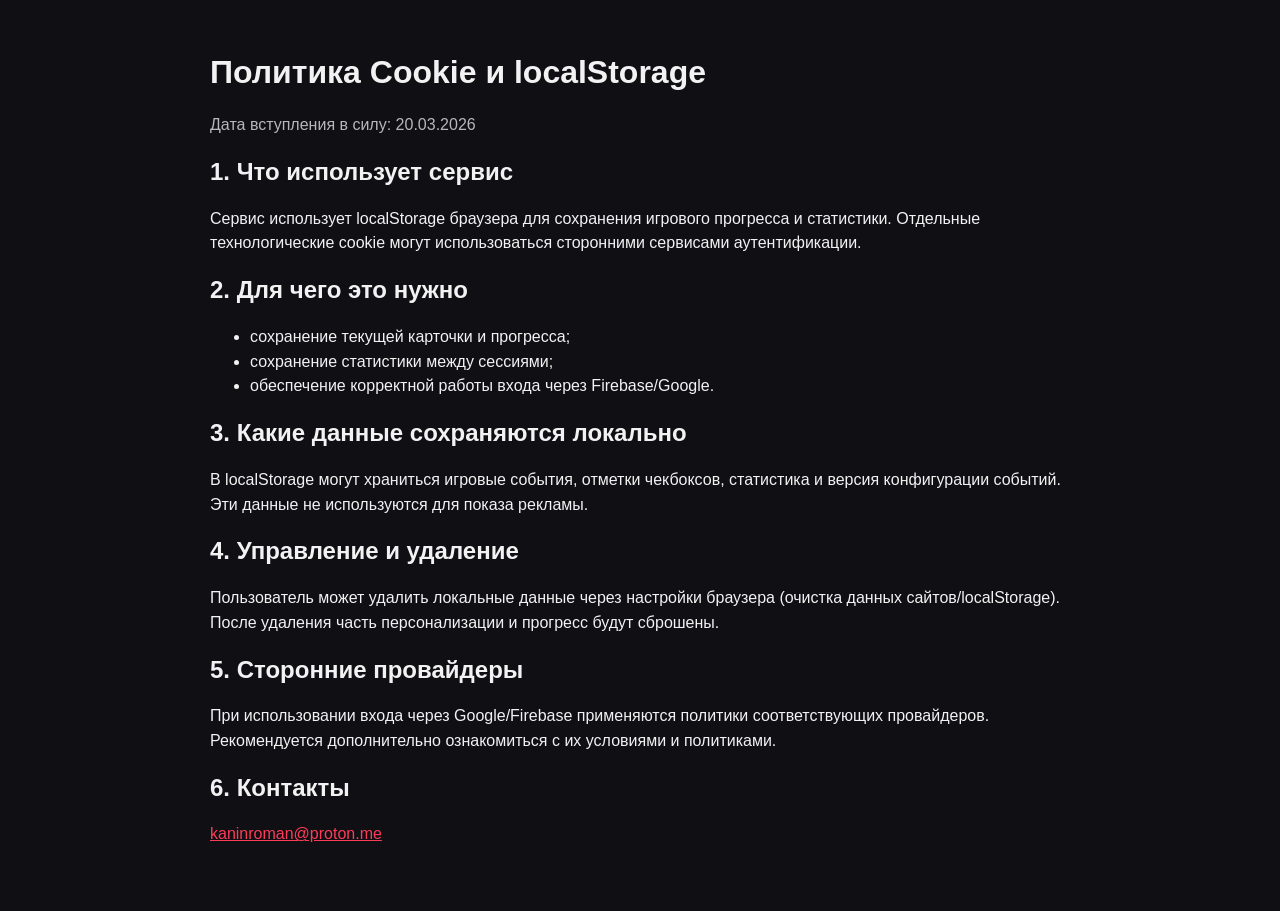
<file: cookies.html>
<!DOCTYPE html>
<html lang="ru">
<head>
  <meta charset="UTF-8" />
  <meta name="viewport" content="width=device-width, initial-scale=1.0" />
  <title>Cookie и localStorage — F1 Bingo</title>
  <style>
    body { margin: 0; font-family: Arial, sans-serif; background: #0f0f14; color: #f2f2f2; }
    main { max-width: 860px; margin: 0 auto; padding: 32px 20px 48px; line-height: 1.55; }
    h1, h2 { line-height: 1.2; }
    a { color: #ff3b58; }
    .muted { color: #b7b7be; }
  </style>
</head>
<body>
  <main>
    <h1>Политика Cookie и localStorage</h1>
    <p class="muted">Дата вступления в силу: 20.03.2026</p>

    <h2>1. Что использует сервис</h2>
    <p>Сервис использует localStorage браузера для сохранения игрового прогресса и статистики. Отдельные технологические cookie могут использоваться сторонними сервисами аутентификации.</p>

    <h2>2. Для чего это нужно</h2>
    <ul>
      <li>сохранение текущей карточки и прогресса;</li>
      <li>сохранение статистики между сессиями;</li>
      <li>обеспечение корректной работы входа через Firebase/Google.</li>
    </ul>

    <h2>3. Какие данные сохраняются локально</h2>
    <p>В localStorage могут храниться игровые события, отметки чекбоксов, статистика и версия конфигурации событий. Эти данные не используются для показа рекламы.</p>

    <h2>4. Управление и удаление</h2>
    <p>Пользователь может удалить локальные данные через настройки браузера (очистка данных сайтов/localStorage). После удаления часть персонализации и прогресс будут сброшены.</p>

    <h2>5. Сторонние провайдеры</h2>
    <p>При использовании входа через Google/Firebase применяются политики соответствующих провайдеров. Рекомендуется дополнительно ознакомиться с их условиями и политиками.</p>

    <h2>6. Контакты</h2>
    <p><a href="mailto:kaninroman@proton.me">kaninroman@proton.me</a></p>
  </main>
</body>
</html>
</file>
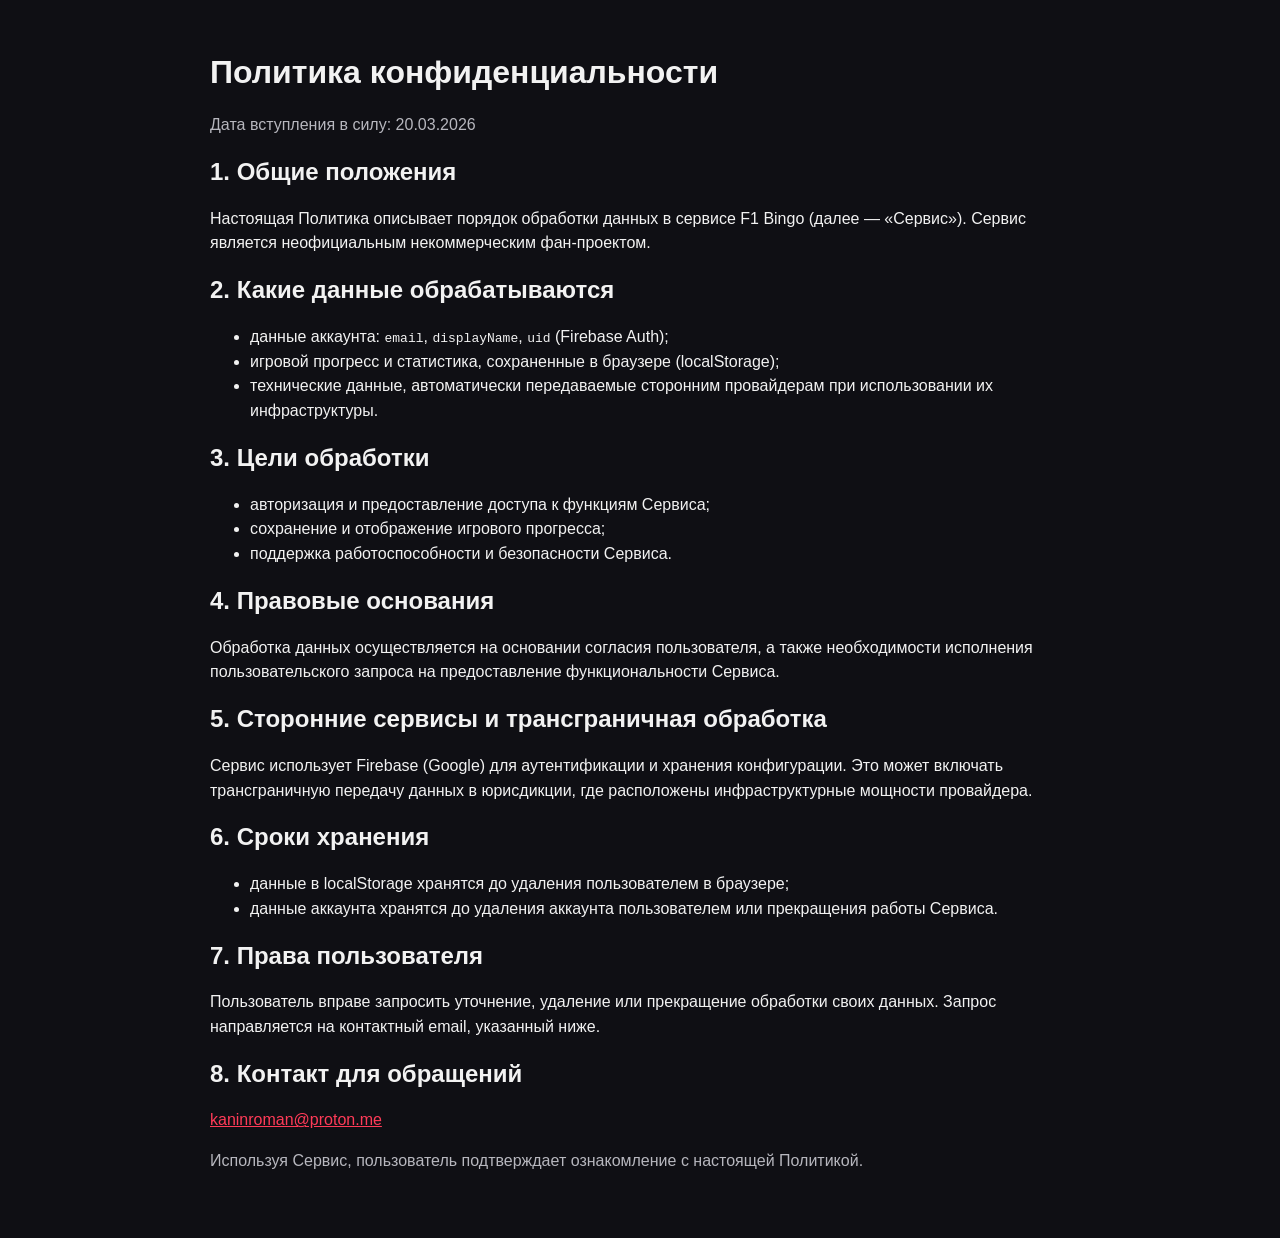
<file: privacy.html>
<!DOCTYPE html>
<html lang="ru">
<head>
  <meta charset="UTF-8" />
  <meta name="viewport" content="width=device-width, initial-scale=1.0" />
  <title>Политика конфиденциальности — F1 Bingo</title>
  <style>
    body { margin: 0; font-family: Arial, sans-serif; background: #0f0f14; color: #f2f2f2; }
    main { max-width: 860px; margin: 0 auto; padding: 32px 20px 48px; line-height: 1.55; }
    h1, h2 { line-height: 1.2; }
    a { color: #ff3b58; }
    .muted { color: #b7b7be; }
  </style>
</head>
<body>
  <main>
    <h1>Политика конфиденциальности</h1>
    <p class="muted">Дата вступления в силу: 20.03.2026</p>

    <h2>1. Общие положения</h2>
    <p>Настоящая Политика описывает порядок обработки данных в сервисе F1 Bingo (далее — «Сервис»). Сервис является неофициальным некоммерческим фан-проектом.</p>

    <h2>2. Какие данные обрабатываются</h2>
    <ul>
      <li>данные аккаунта: <code>email</code>, <code>displayName</code>, <code>uid</code> (Firebase Auth);</li>
      <li>игровой прогресс и статистика, сохраненные в браузере (localStorage);</li>
      <li>технические данные, автоматически передаваемые сторонним провайдерам при использовании их инфраструктуры.</li>
    </ul>

    <h2>3. Цели обработки</h2>
    <ul>
      <li>авторизация и предоставление доступа к функциям Сервиса;</li>
      <li>сохранение и отображение игрового прогресса;</li>
      <li>поддержка работоспособности и безопасности Сервиса.</li>
    </ul>

    <h2>4. Правовые основания</h2>
    <p>Обработка данных осуществляется на основании согласия пользователя, а также необходимости исполнения пользовательского запроса на предоставление функциональности Сервиса.</p>

    <h2>5. Сторонние сервисы и трансграничная обработка</h2>
    <p>Сервис использует Firebase (Google) для аутентификации и хранения конфигурации. Это может включать трансграничную передачу данных в юрисдикции, где расположены инфраструктурные мощности провайдера.</p>

    <h2>6. Сроки хранения</h2>
    <ul>
      <li>данные в localStorage хранятся до удаления пользователем в браузере;</li>
      <li>данные аккаунта хранятся до удаления аккаунта пользователем или прекращения работы Сервиса.</li>
    </ul>

    <h2>7. Права пользователя</h2>
    <p>Пользователь вправе запросить уточнение, удаление или прекращение обработки своих данных. Запрос направляется на контактный email, указанный ниже.</p>

    <h2>8. Контакт для обращений</h2>
    <p><a href="mailto:kaninroman@proton.me">kaninroman@proton.me</a></p>

    <p class="muted">Используя Сервис, пользователь подтверждает ознакомление с настоящей Политикой.</p>
  </main>
</body>
</html>
</file>
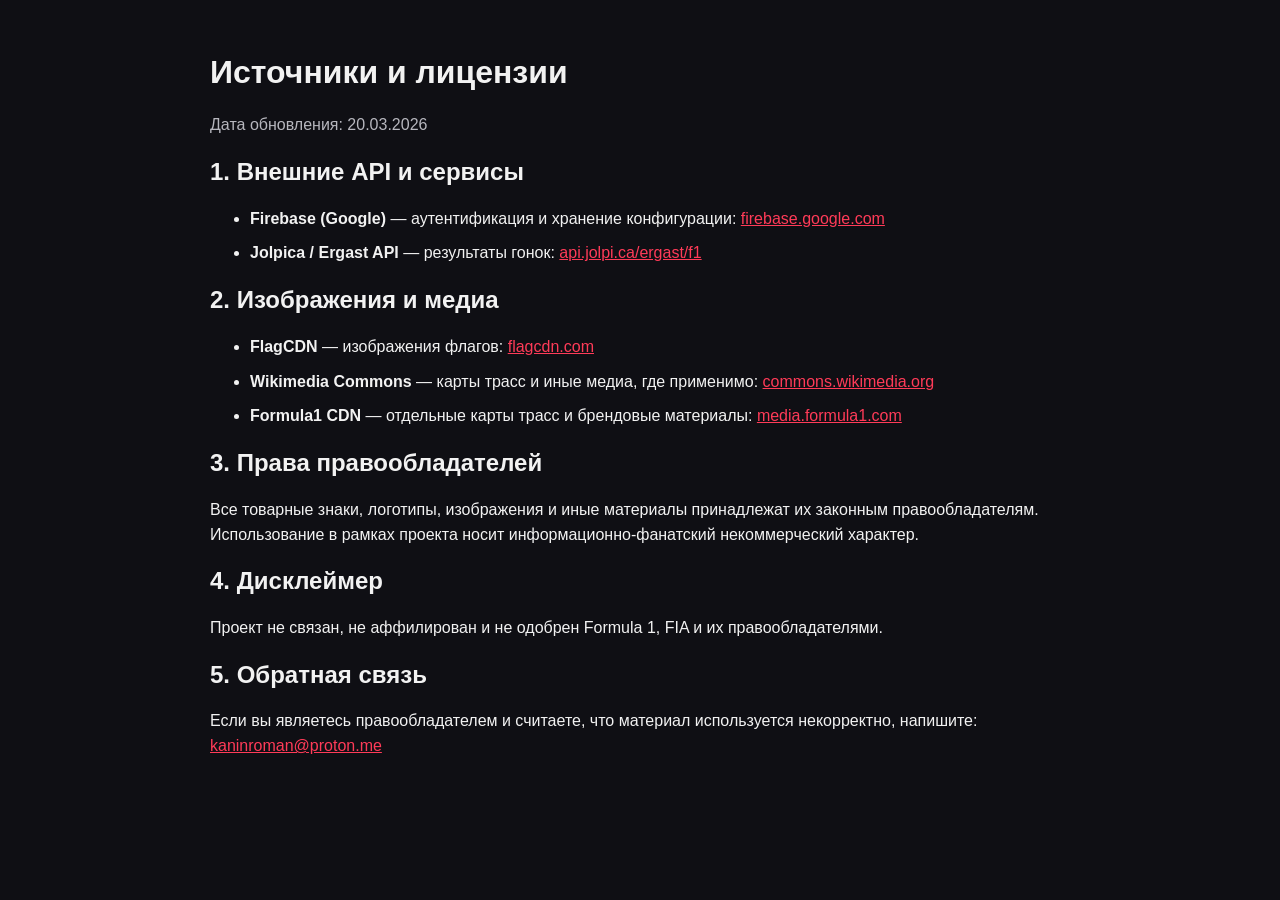
<file: sources.html>
<!DOCTYPE html>
<html lang="ru">
<head>
  <meta charset="UTF-8" />
  <meta name="viewport" content="width=device-width, initial-scale=1.0" />
  <title>Источники и лицензии — F1 Bingo</title>
  <style>
    body { margin: 0; font-family: Arial, sans-serif; background: #0f0f14; color: #f2f2f2; }
    main { max-width: 860px; margin: 0 auto; padding: 32px 20px 48px; line-height: 1.55; }
    h1, h2 { line-height: 1.2; }
    a { color: #ff3b58; word-break: break-word; }
    .muted { color: #b7b7be; }
    li { margin-bottom: 10px; }
  </style>
</head>
<body>
  <main>
    <h1>Источники и лицензии</h1>
    <p class="muted">Дата обновления: 20.03.2026</p>

    <h2>1. Внешние API и сервисы</h2>
    <ul>
      <li><strong>Firebase (Google)</strong> — аутентификация и хранение конфигурации: <a href="https://firebase.google.com/" target="_blank" rel="noopener noreferrer">firebase.google.com</a></li>
      <li><strong>Jolpica / Ergast API</strong> — результаты гонок: <a href="https://api.jolpi.ca/ergast/f1/" target="_blank" rel="noopener noreferrer">api.jolpi.ca/ergast/f1</a></li>
    </ul>

    <h2>2. Изображения и медиа</h2>
    <ul>
      <li><strong>FlagCDN</strong> — изображения флагов: <a href="https://flagcdn.com/" target="_blank" rel="noopener noreferrer">flagcdn.com</a></li>
      <li><strong>Wikimedia Commons</strong> — карты трасс и иные медиа, где применимо: <a href="https://commons.wikimedia.org/" target="_blank" rel="noopener noreferrer">commons.wikimedia.org</a></li>
      <li><strong>Formula1 CDN</strong> — отдельные карты трасс и брендовые материалы: <a href="https://media.formula1.com/" target="_blank" rel="noopener noreferrer">media.formula1.com</a></li>
    </ul>

    <h2>3. Права правообладателей</h2>
    <p>Все товарные знаки, логотипы, изображения и иные материалы принадлежат их законным правообладателям. Использование в рамках проекта носит информационно-фанатский некоммерческий характер.</p>

    <h2>4. Дисклеймер</h2>
    <p>Проект не связан, не аффилирован и не одобрен Formula 1, FIA и их правообладателями.</p>

    <h2>5. Обратная связь</h2>
    <p>Если вы являетесь правообладателем и считаете, что материал используется некорректно, напишите: <a href="mailto:kaninroman@proton.me">kaninroman@proton.me</a></p>
  </main>
</body>
</html>
</file>
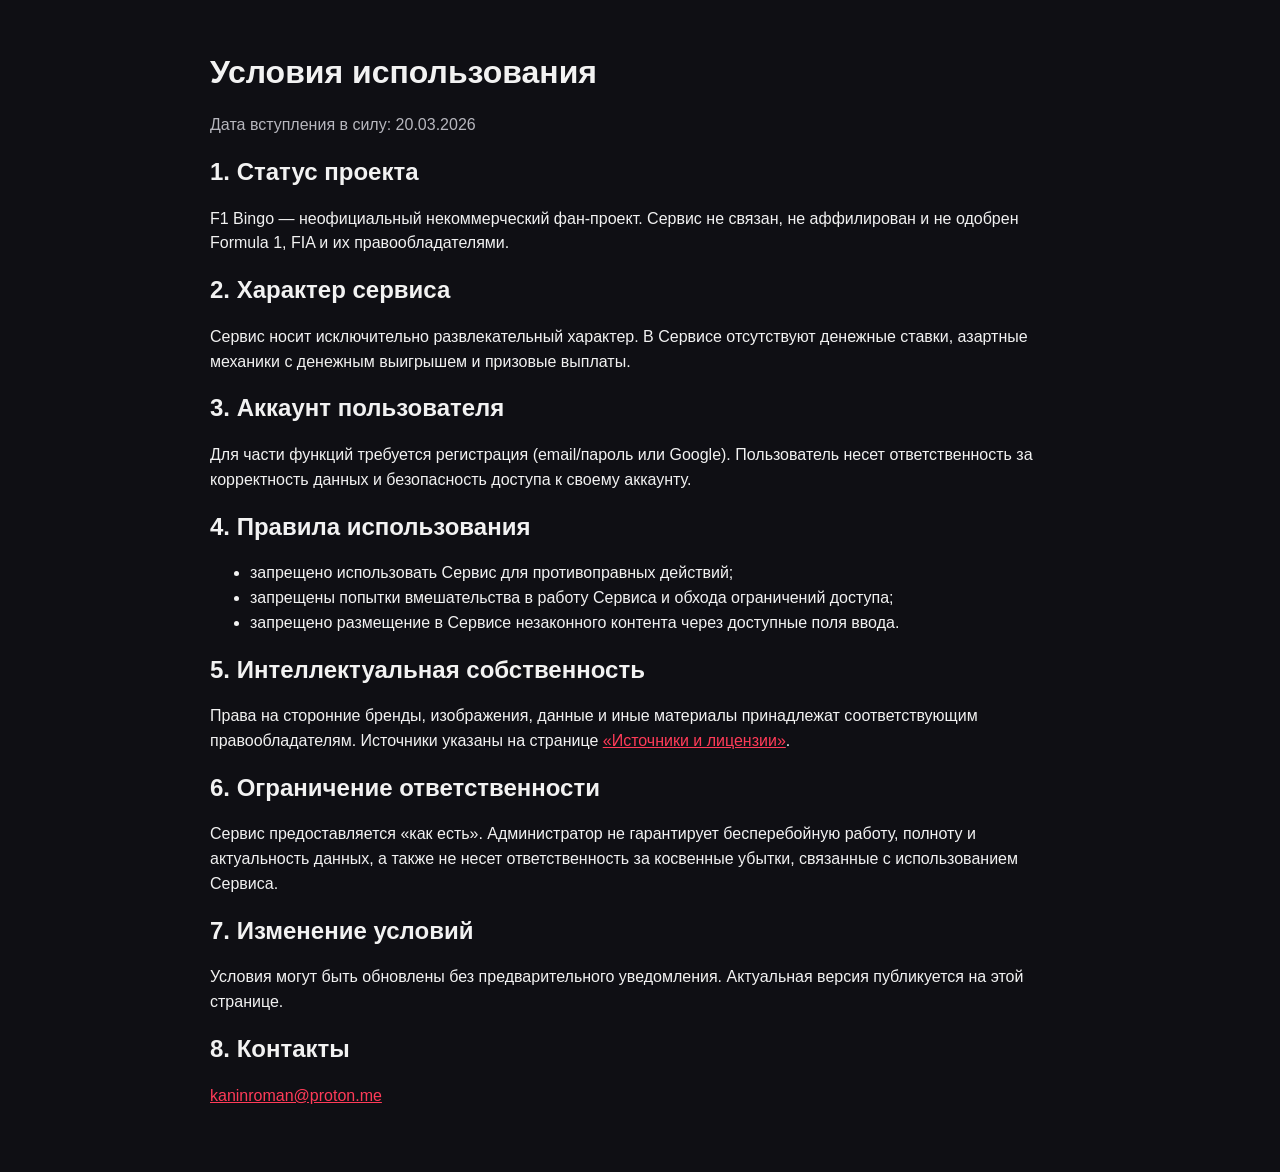
<file: terms.html>
<!DOCTYPE html>
<html lang="ru">
<head>
  <meta charset="UTF-8" />
  <meta name="viewport" content="width=device-width, initial-scale=1.0" />
  <title>Условия использования — F1 Bingo</title>
  <style>
    body { margin: 0; font-family: Arial, sans-serif; background: #0f0f14; color: #f2f2f2; }
    main { max-width: 860px; margin: 0 auto; padding: 32px 20px 48px; line-height: 1.55; }
    h1, h2 { line-height: 1.2; }
    a { color: #ff3b58; }
    .muted { color: #b7b7be; }
  </style>
</head>
<body>
  <main>
    <h1>Условия использования</h1>
    <p class="muted">Дата вступления в силу: 20.03.2026</p>

    <h2>1. Статус проекта</h2>
    <p>F1 Bingo — неофициальный некоммерческий фан-проект. Сервис не связан, не аффилирован и не одобрен Formula 1, FIA и их правообладателями.</p>

    <h2>2. Характер сервиса</h2>
    <p>Сервис носит исключительно развлекательный характер. В Сервисе отсутствуют денежные ставки, азартные механики с денежным выигрышем и призовые выплаты.</p>

    <h2>3. Аккаунт пользователя</h2>
    <p>Для части функций требуется регистрация (email/пароль или Google). Пользователь несет ответственность за корректность данных и безопасность доступа к своему аккаунту.</p>

    <h2>4. Правила использования</h2>
    <ul>
      <li>запрещено использовать Сервис для противоправных действий;</li>
      <li>запрещены попытки вмешательства в работу Сервиса и обхода ограничений доступа;</li>
      <li>запрещено размещение в Сервисе незаконного контента через доступные поля ввода.</li>
    </ul>

    <h2>5. Интеллектуальная собственность</h2>
    <p>Права на сторонние бренды, изображения, данные и иные материалы принадлежат соответствующим правообладателям. Источники указаны на странице <a href="sources.html">«Источники и лицензии»</a>.</p>

    <h2>6. Ограничение ответственности</h2>
    <p>Сервис предоставляется «как есть». Администратор не гарантирует бесперебойную работу, полноту и актуальность данных, а также не несет ответственность за косвенные убытки, связанные с использованием Сервиса.</p>

    <h2>7. Изменение условий</h2>
    <p>Условия могут быть обновлены без предварительного уведомления. Актуальная версия публикуется на этой странице.</p>

    <h2>8. Контакты</h2>
    <p><a href="mailto:kaninroman@proton.me">kaninroman@proton.me</a></p>
  </main>
</body>
</html>
</file>
